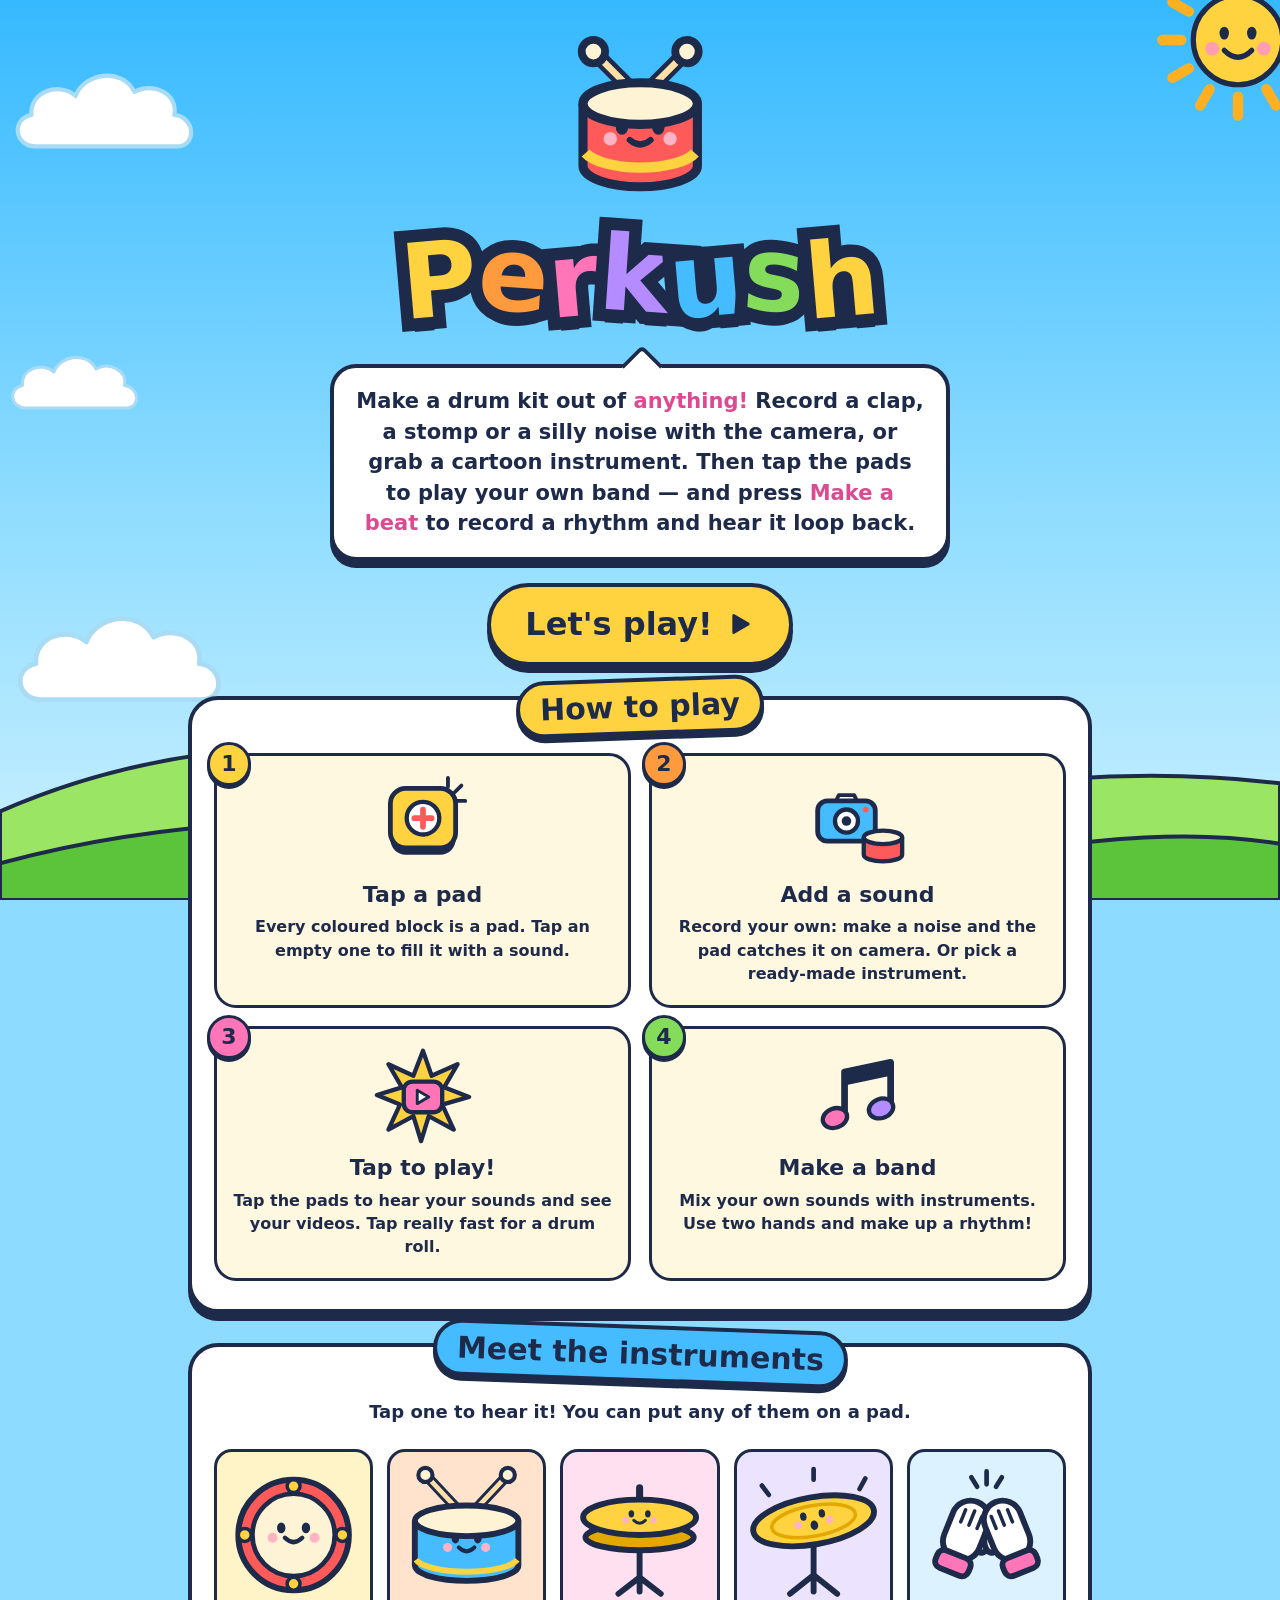
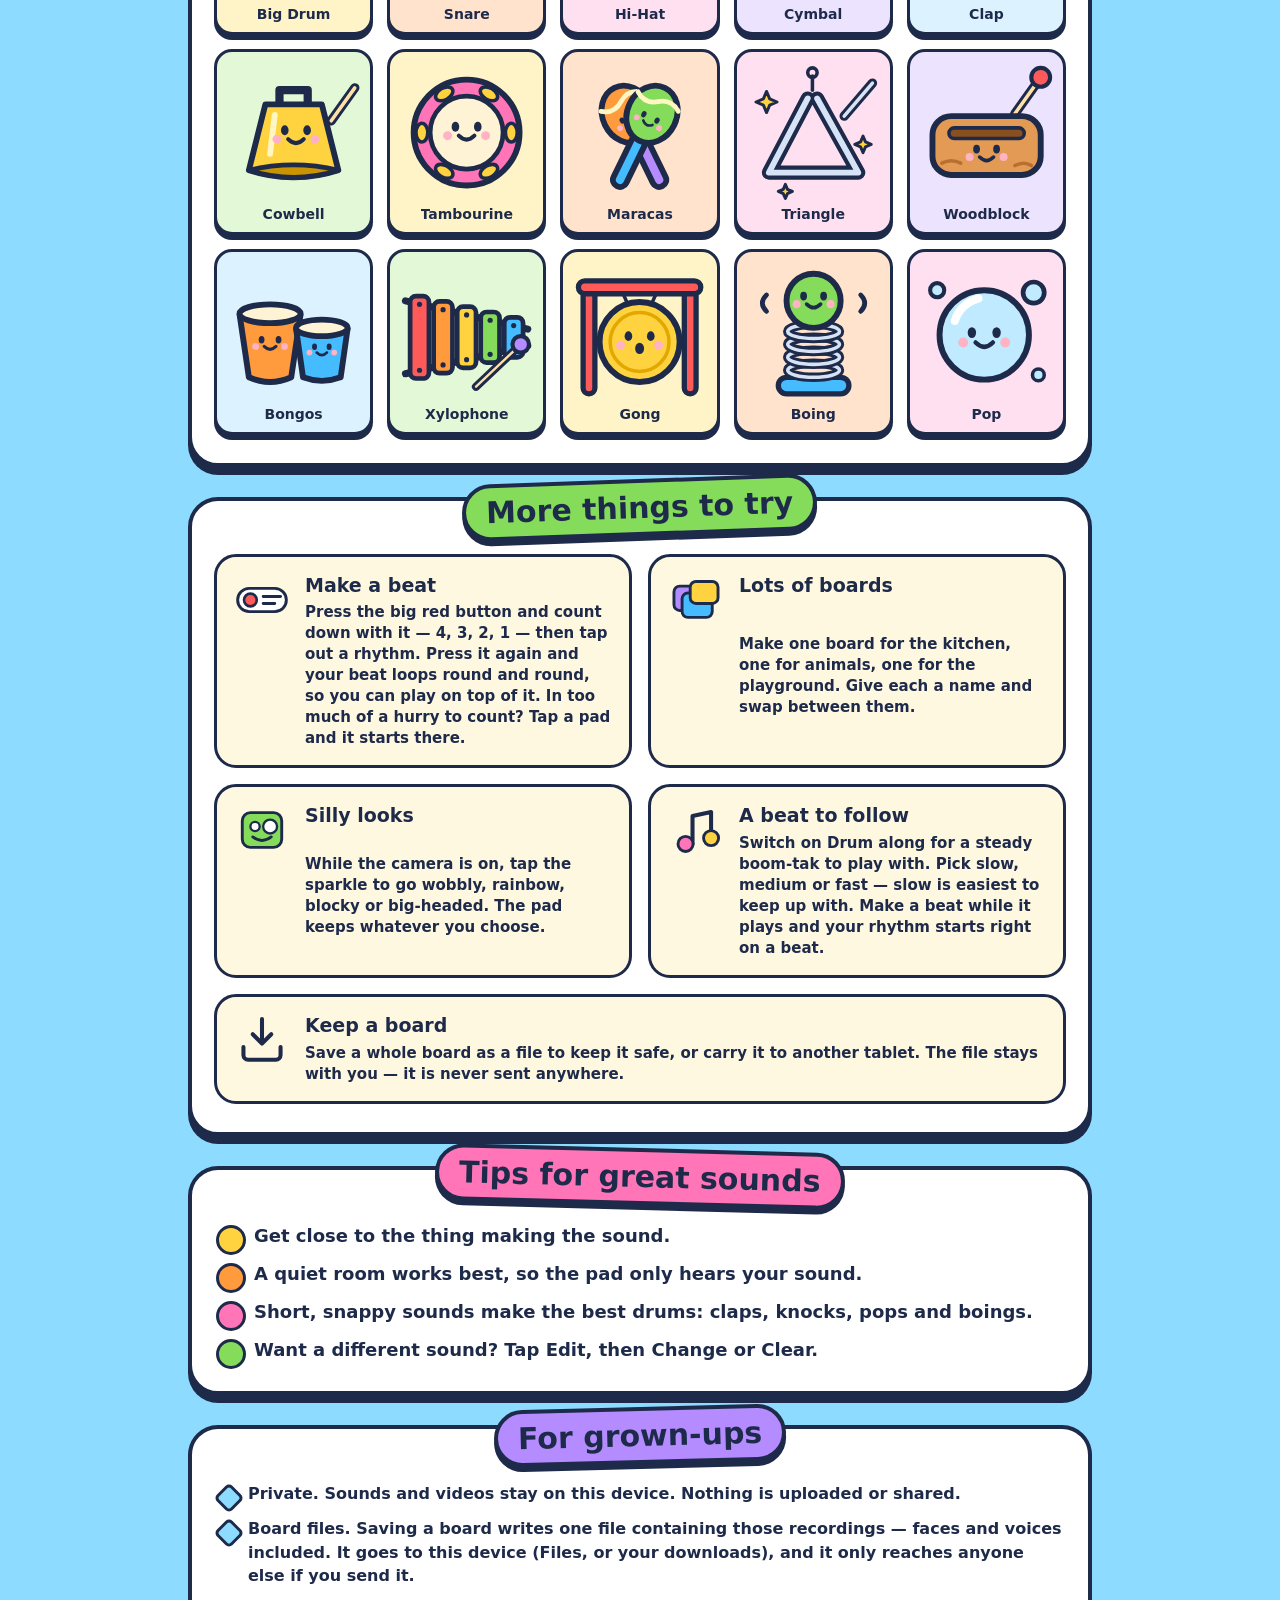
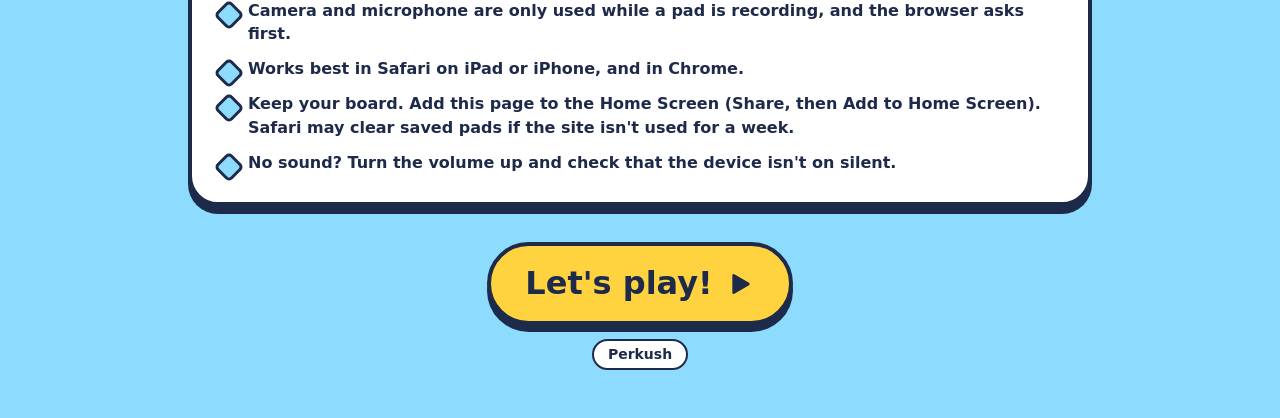
<file: index.html>
<!doctype html>
<html lang="en">
<head>
  <meta charset="utf-8">
  <meta name="viewport" content="width=device-width, initial-scale=1, viewport-fit=cover">
  <meta name="theme-color" content="#36b9ff">
  <meta name="description" content="Perkush: make a drum kit out of anything! Record short video sounds with your camera or pick cartoon instruments, then tap the pads to play.">
  <title>Perkush</title>
  <link rel="icon" href="data:,">
  <link rel="stylesheet" href="base.css">
  <link rel="stylesheet" href="home.css">
  <script type="module" src="js/home.js"></script>
</head>
<body class="home">
  <div class="scene" aria-hidden="true">
    <svg class="sun" viewBox="0 0 200 200">
      <g class="rays" stroke="#ffb020" stroke-width="12" stroke-linecap="round">
        <line x1="100" y1="12" x2="100" y2="34"/>
        <line x1="100" y1="12" x2="100" y2="34" transform="rotate(30 100 100)"/>
        <line x1="100" y1="12" x2="100" y2="34" transform="rotate(60 100 100)"/>
        <line x1="100" y1="12" x2="100" y2="34" transform="rotate(90 100 100)"/>
        <line x1="100" y1="12" x2="100" y2="34" transform="rotate(120 100 100)"/>
        <line x1="100" y1="12" x2="100" y2="34" transform="rotate(150 100 100)"/>
        <line x1="100" y1="12" x2="100" y2="34" transform="rotate(180 100 100)"/>
        <line x1="100" y1="12" x2="100" y2="34" transform="rotate(210 100 100)"/>
        <line x1="100" y1="12" x2="100" y2="34" transform="rotate(240 100 100)"/>
        <line x1="100" y1="12" x2="100" y2="34" transform="rotate(270 100 100)"/>
        <line x1="100" y1="12" x2="100" y2="34" transform="rotate(300 100 100)"/>
        <line x1="100" y1="12" x2="100" y2="34" transform="rotate(330 100 100)"/>
      </g>
      <circle cx="100" cy="100" r="52" fill="#ffd23f" stroke="#1e2a4a" stroke-width="6"/>
      <ellipse cx="84" cy="92" rx="5.5" ry="7.5" fill="#1e2a4a"/>
      <ellipse cx="116" cy="92" rx="5.5" ry="7.5" fill="#1e2a4a"/>
      <circle cx="70" cy="110" r="8" fill="#ff9db3"/>
      <circle cx="130" cy="110" r="8" fill="#ff9db3"/>
      <path d="M84 112 Q100 128 116 112" fill="none" stroke="#1e2a4a" stroke-width="6" stroke-linecap="round"/>
    </svg>

    <svg class="cloud c1" viewBox="0 0 200 100"><path d="M34 88C14 88 10 62 30 58C28 36 56 26 72 40C80 18 116 12 128 36C146 26 170 38 166 58C186 60 188 88 168 88Z"/></svg>
    <svg class="cloud c2" viewBox="0 0 200 100"><path d="M34 88C14 88 10 62 30 58C28 36 56 26 72 40C80 18 116 12 128 36C146 26 170 38 166 58C186 60 188 88 168 88Z"/></svg>
    <svg class="cloud c3" viewBox="0 0 200 100"><path d="M34 88C14 88 10 62 30 58C28 36 56 26 72 40C80 18 116 12 128 36C146 26 170 38 166 58C186 60 188 88 168 88Z"/></svg>

    <svg class="hills" viewBox="0 0 1000 200" preserveAspectRatio="none">
      <path d="M0 118C150 40 330 40 480 108C600 162 760 58 1000 92V200H0Z" fill="#9be564" stroke="#1e2a4a" stroke-width="4" vector-effect="non-scaling-stroke"/>
      <path d="M0 166C180 108 360 124 520 158C700 198 850 118 1000 148V200H0Z" fill="#5cc43a" stroke="#1e2a4a" stroke-width="4" vector-effect="non-scaling-stroke"/>
    </svg>
  </div>

  <main class="home-main">
    <header class="hero">
      <h1 class="title hero-title">
        <svg class="mascot" viewBox="0 0 64 64" aria-hidden="true">
          <g stroke-linecap="round">
            <path d="M14 6L29 21M50 6L35 21" stroke="#1e2a4a" stroke-width="6"/>
            <path d="M14 6L29 21M50 6L35 21" stroke="#ffe0a8" stroke-width="2.5"/>
          </g>
          <circle cx="14" cy="6" r="4.5" fill="#fff3d6" stroke="#1e2a4a" stroke-width="3"/>
          <circle cx="50" cy="6" r="4.5" fill="#fff3d6" stroke="#1e2a4a" stroke-width="3"/>
          <path d="M10 26V50A22 8 0 0 0 54 50V26" fill="#ff5a5a" stroke="#1e2a4a" stroke-width="3.5" stroke-linejoin="round"/>
          <path d="M11 45A22 8 0 0 0 53 45" fill="none" stroke="#ffd23f" stroke-width="4"/>
          <ellipse cx="32" cy="26" rx="22" ry="8" fill="#fff3d6" stroke="#1e2a4a" stroke-width="3.5"/>
          <ellipse cx="25" cy="35" rx="2.4" ry="3" fill="#1e2a4a"/>
          <ellipse cx="39" cy="35" rx="2.4" ry="3" fill="#1e2a4a"/>
          <circle cx="20.5" cy="39.5" r="2.6" fill="#ffb3c4"/>
          <circle cx="43.5" cy="39.5" r="2.6" fill="#ffb3c4"/>
          <path d="M28 40Q32 43.5 36 40" fill="none" stroke="#1e2a4a" stroke-width="2.4" stroke-linecap="round"/>
        </svg>
        <span class="sr-only">Perkush</span>
        <span class="letters" aria-hidden="true">
          <span class="word"><b data-l="P" style="--c:#ffd23f">P</b><b data-l="e" style="--c:#ff9a3d">e</b><b data-l="r" style="--c:#ff75b8">r</b><b data-l="k" style="--c:#b48cff">k</b><b data-l="u" style="--c:#45bcff">u</b><b data-l="s" style="--c:#84dc5a">s</b><b data-l="h" style="--c:#ffd23f">h</b></span>
        </span>
      </h1>
      <p class="bubble">Make a drum kit out of <em>anything!</em> Record a clap, a stomp or a silly noise with the camera, or grab a cartoon instrument. Then tap the pads to play your own band — and press <em>Make a beat</em> to record a rhythm and hear it loop back.</p>
      <a class="play-btn" href="play.html">Let's play!
        <svg viewBox="0 0 24 24" aria-hidden="true"><path d="M8 5.5v13l11-6.5z" fill="currentColor" stroke="currentColor" stroke-width="2" stroke-linejoin="round"/></svg>
      </a>
    </header>

    <section class="card" aria-labelledby="how-title">
      <h2 class="sticker" id="how-title"><span>How to play</span></h2>
      <ol class="steps">
        <li class="step">
          <span class="step-num" style="--c:#ffd23f">1</span>
          <svg class="step-icon" viewBox="0 0 100 100" aria-hidden="true">
            <rect x="16" y="22" width="68" height="62" rx="16" fill="#1e2a4a"/>
            <rect x="16" y="15" width="68" height="62" rx="16" fill="#ffd23f" stroke="#1e2a4a" stroke-width="5"/>
            <circle cx="50" cy="46" r="17" fill="#fff" stroke="#1e2a4a" stroke-width="4.5"/>
            <path d="M50 37v18M41 46h18" stroke="#ff5a5a" stroke-width="6" stroke-linecap="round"/>
            <path d="M90 12l-7 7M94 28h-9M76 4v9" stroke="#1e2a4a" stroke-width="4" stroke-linecap="round"/>
          </svg>
          <h3>Tap a pad</h3>
          <p>Every coloured block is a pad. Tap an empty one to fill it with a sound.</p>
        </li>
        <li class="step">
          <span class="step-num" style="--c:#ff9a3d">2</span>
          <svg class="step-icon" viewBox="0 0 100 100" aria-hidden="true">
            <path d="M26 30l4-8h16l4 8" fill="#fff" stroke="#1e2a4a" stroke-width="4" stroke-linejoin="round"/>
            <rect x="8" y="28" width="60" height="42" rx="10" fill="#45bcff" stroke="#1e2a4a" stroke-width="5"/>
            <circle cx="38" cy="49" r="12" fill="#fff" stroke="#1e2a4a" stroke-width="4.5"/>
            <circle cx="38" cy="49" r="5" fill="#1e2a4a"/>
            <circle cx="58" cy="37" r="3" fill="#ff5a5a"/>
            <path d="M56 66V84A20 7 0 0 0 96 84V66" fill="#ff5a5a" stroke="#1e2a4a" stroke-width="4.5" stroke-linejoin="round"/>
            <ellipse cx="76" cy="66" rx="20" ry="7" fill="#fff3d6" stroke="#1e2a4a" stroke-width="4.5"/>
          </svg>
          <h3>Add a sound</h3>
          <p>Record your own: make a noise and the pad catches it on camera. Or pick a ready-made instrument.</p>
        </li>
        <li class="step">
          <span class="step-num" style="--c:#ff75b8">3</span>
          <svg class="step-icon" viewBox="0 0 100 100" aria-hidden="true">
            <path d="M50 4L59 30L86 18L72 42L98 52L70 60L82 86L56 72L48 98L40 72L14 86L26 60L2 50L28 42L14 18L40 30Z" fill="#ffd23f" stroke="#1e2a4a" stroke-width="4.5" stroke-linejoin="round"/>
            <rect x="30" y="36" width="40" height="32" rx="9" fill="#ff75b8" stroke="#1e2a4a" stroke-width="4.5"/>
            <path d="M44 45v14l12-7z" fill="#fff" stroke="#1e2a4a" stroke-width="3" stroke-linejoin="round"/>
          </svg>
          <h3>Tap to play!</h3>
          <p>Tap the pads to hear your sounds and see your videos. Tap really fast for a drum roll.</p>
        </li>
        <li class="step">
          <span class="step-num" style="--c:#84dc5a">4</span>
          <svg class="step-icon" viewBox="0 0 100 100" aria-hidden="true">
            <path d="M36 72V26L84 16V62" fill="none" stroke="#1e2a4a" stroke-width="7" stroke-linecap="round" stroke-linejoin="round"/>
            <path d="M36 26L84 16V30L36 40Z" fill="#1e2a4a"/>
            <ellipse cx="26" cy="74" rx="13" ry="10" transform="rotate(-20 26 74)" fill="#ff75b8" stroke="#1e2a4a" stroke-width="4.5"/>
            <ellipse cx="74" cy="64" rx="13" ry="10" transform="rotate(-20 74 64)" fill="#b48cff" stroke="#1e2a4a" stroke-width="4.5"/>
          </svg>
          <h3>Make a band</h3>
          <p>Mix your own sounds with instruments. Use two hands and make up a rhythm!</p>
        </li>
      </ol>
    </section>

    <section class="card" aria-labelledby="inst-title">
      <h2 class="sticker" id="inst-title"><span>Meet the instruments</span></h2>
      <p class="lead">Tap one to hear it! You can put any of them on a pad.</p>
      <div class="showcase" id="showcase"></div>
    </section>

    <section class="card" aria-labelledby="more-title">
      <h2 class="sticker" id="more-title"><span>More things to try</span></h2>
      <ul class="tricks">
        <li class="trick">
          <svg class="trick-icon" viewBox="0 0 100 100" aria-hidden="true">
            <rect x="8" y="30" width="84" height="40" rx="20" fill="#fff" stroke="#1e2a4a" stroke-width="5"/>
            <circle cx="30" cy="50" r="11" fill="#ff5a5a" stroke="#1e2a4a" stroke-width="4.5"/>
            <path d="M52 44h30M52 56h20" stroke="#1e2a4a" stroke-width="5" stroke-linecap="round"/>
          </svg>
          <h3>Make a beat</h3>
          <p>Press the big red button and count down with it — 4, 3, 2, 1 — then tap out a rhythm. Press it again and your beat loops round and round, so you can play on top of it. In too much of a hurry to count? Tap a pad and it starts there.</p>
        </li>
        <li class="trick">
          <svg class="trick-icon" viewBox="0 0 100 100" aria-hidden="true">
            <rect x="12" y="26" width="52" height="42" rx="10" fill="#b48cff" stroke="#1e2a4a" stroke-width="5"/>
            <rect x="26" y="38" width="52" height="42" rx="10" fill="#45bcff" stroke="#1e2a4a" stroke-width="5"/>
            <rect x="40" y="18" width="48" height="38" rx="10" fill="#ffd23f" stroke="#1e2a4a" stroke-width="5"/>
          </svg>
          <h3>Lots of boards</h3>
          <p>Make one board for the kitchen, one for animals, one for the playground. Give each a name and swap between them.</p>
        </li>
        <li class="trick">
          <svg class="trick-icon" viewBox="0 0 100 100" aria-hidden="true">
            <rect x="16" y="20" width="68" height="60" rx="14" fill="#84dc5a" stroke="#1e2a4a" stroke-width="5"/>
            <circle cx="38" cy="44" r="8" fill="#fff" stroke="#1e2a4a" stroke-width="4"/>
            <circle cx="64" cy="44" r="12" fill="#fff" stroke="#1e2a4a" stroke-width="4"/>
            <path d="M34 62q16 12 32 0" fill="none" stroke="#1e2a4a" stroke-width="5" stroke-linecap="round"/>
          </svg>
          <h3>Silly looks</h3>
          <p>While the camera is on, tap the sparkle to go wobbly, rainbow, blocky or big-headed. The pad keeps whatever you choose.</p>
        </li>
        <li class="trick">
          <svg class="trick-icon" viewBox="0 0 100 100" aria-hidden="true">
            <path d="M44 74V26l32-7v42" fill="none" stroke="#1e2a4a" stroke-width="7" stroke-linecap="round" stroke-linejoin="round"/>
            <circle cx="32" cy="74" r="13" fill="#ff75b8" stroke="#1e2a4a" stroke-width="5"/>
            <circle cx="76" cy="64" r="13" fill="#ffd23f" stroke="#1e2a4a" stroke-width="5"/>
          </svg>
          <h3>A beat to follow</h3>
          <p>Switch on <b>Drum along</b> for a steady boom-tak to play with. Pick slow, medium or fast — slow is easiest to keep up with. Make a beat while it plays and your rhythm starts right on a beat.</p>
        </li>
        <li class="trick">
          <svg class="trick-icon" viewBox="0 0 100 100" aria-hidden="true">
            <path d="M50 14v38M34 40l16 16 16-16" fill="none" stroke="#1e2a4a" stroke-width="7" stroke-linecap="round" stroke-linejoin="round"/>
            <path d="M18 62v14a8 8 0 0 0 8 8h48a8 8 0 0 0 8-8V62" fill="none" stroke="#1e2a4a" stroke-width="7" stroke-linecap="round"/>
          </svg>
          <h3>Keep a board</h3>
          <p>Save a whole board as a file to keep it safe, or carry it to another tablet. The file stays with you — it is never sent anywhere.</p>
        </li>
      </ul>
    </section>

    <section class="card" aria-labelledby="tips-title">
      <h2 class="sticker" id="tips-title"><span>Tips for great sounds</span></h2>
      <ul class="tips">
        <li>Get close to the thing making the sound.</li>
        <li>A quiet room works best, so the pad only hears your sound.</li>
        <li>Short, snappy sounds make the best drums: claps, knocks, pops and boings.</li>
        <li>Want a different sound? Tap <b>Edit</b>, then <b>Change</b> or <b>Clear</b>.</li>
      </ul>
    </section>

    <section class="card grownups" aria-labelledby="adults-title">
      <h2 class="sticker" id="adults-title"><span>For grown-ups</span></h2>
      <ul class="facts">
        <li><b>Private.</b> Sounds and videos stay on this device. Nothing is uploaded or shared.</li>
        <li><b>Board files.</b> Saving a board writes one file containing those recordings — faces and voices included. It goes to this device (Files, or your downloads), and it only reaches anyone else if you send it.</li>
        <li><b>Camera and microphone</b> are only used while a pad is recording, and the browser asks first.</li>
        <li><b>Works best</b> in Safari on iPad or iPhone, and in Chrome.</li>
        <li><b>Keep your board.</b> Add this page to the Home Screen (Share, then Add to Home Screen). Safari may clear saved pads if the site isn't used for a week.</li>
        <li><b>No sound?</b> Turn the volume up and check that the device isn't on silent.</li>
      </ul>
    </section>

    <footer class="home-footer">
      <a class="play-btn" href="play.html">Let's play!
        <svg viewBox="0 0 24 24" aria-hidden="true"><path d="M8 5.5v13l11-6.5z" fill="currentColor" stroke="currentColor" stroke-width="2" stroke-linejoin="round"/></svg>
      </a>
      <p>Perkush</p>
    </footer>
  </main>
</body>
</html>
</file>
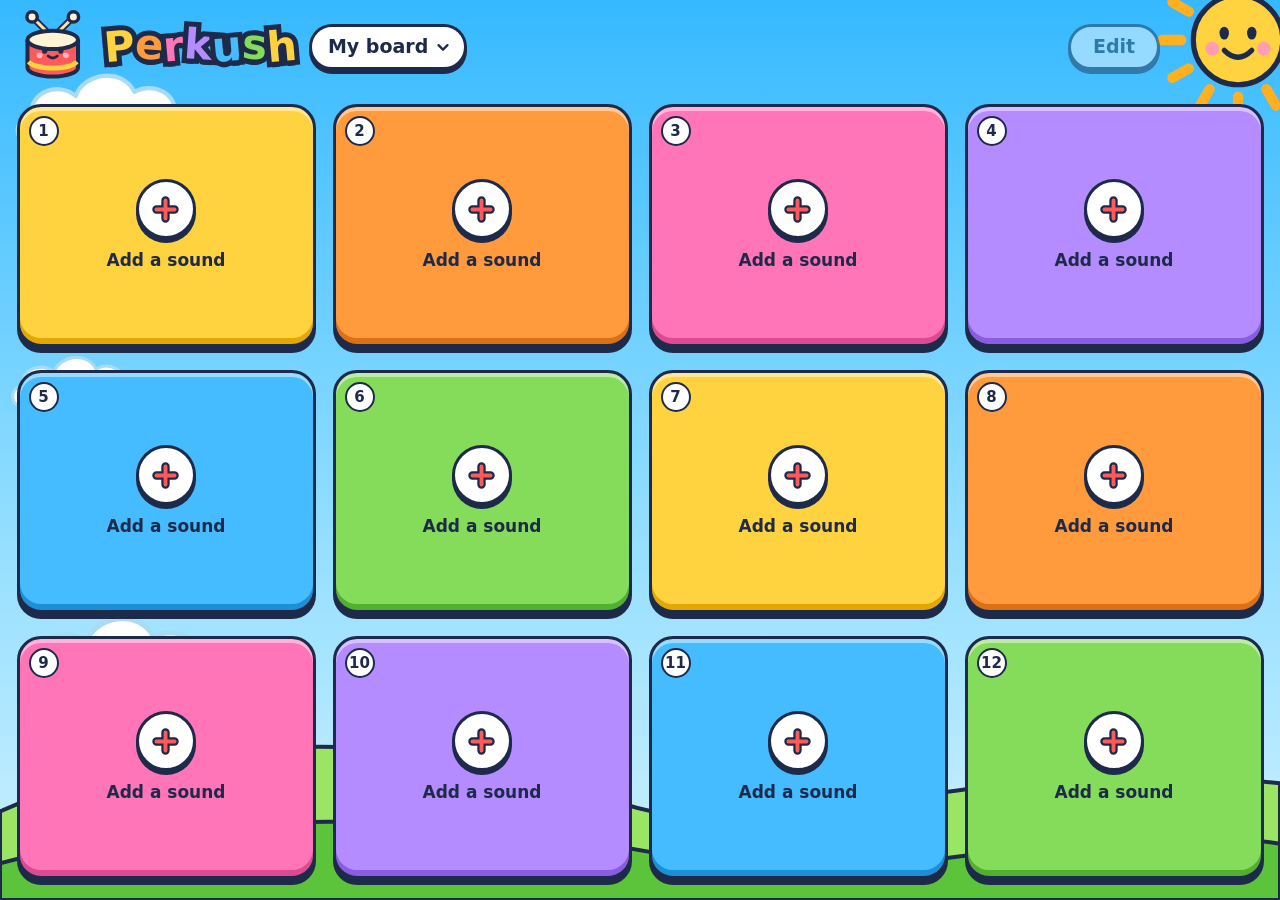
<file: play.html>
<!doctype html>
<html lang="en">
<head>
  <meta charset="utf-8">
  <meta name="viewport" content="width=device-width, initial-scale=1, maximum-scale=1, user-scalable=no, viewport-fit=cover">
  <meta name="theme-color" content="#36b9ff">
  <title>Play · Perkush</title>
  <link rel="icon" href="data:,">
  <link rel="stylesheet" href="base.css">
  <link rel="stylesheet" href="board.css">
  <script type="module" src="js/main.js"></script>
</head>
<body class="board">
  <div class="scene" aria-hidden="true">
    <svg class="sun" viewBox="0 0 200 200">
      <g class="rays" stroke="#ffb020" stroke-width="12" stroke-linecap="round">
        <line x1="100" y1="12" x2="100" y2="34"/>
        <line x1="100" y1="12" x2="100" y2="34" transform="rotate(30 100 100)"/>
        <line x1="100" y1="12" x2="100" y2="34" transform="rotate(60 100 100)"/>
        <line x1="100" y1="12" x2="100" y2="34" transform="rotate(90 100 100)"/>
        <line x1="100" y1="12" x2="100" y2="34" transform="rotate(120 100 100)"/>
        <line x1="100" y1="12" x2="100" y2="34" transform="rotate(150 100 100)"/>
        <line x1="100" y1="12" x2="100" y2="34" transform="rotate(180 100 100)"/>
        <line x1="100" y1="12" x2="100" y2="34" transform="rotate(210 100 100)"/>
        <line x1="100" y1="12" x2="100" y2="34" transform="rotate(240 100 100)"/>
        <line x1="100" y1="12" x2="100" y2="34" transform="rotate(270 100 100)"/>
        <line x1="100" y1="12" x2="100" y2="34" transform="rotate(300 100 100)"/>
        <line x1="100" y1="12" x2="100" y2="34" transform="rotate(330 100 100)"/>
      </g>
      <circle cx="100" cy="100" r="52" fill="#ffd23f" stroke="#1e2a4a" stroke-width="6"/>
      <ellipse cx="84" cy="92" rx="5.5" ry="7.5" fill="#1e2a4a"/>
      <ellipse cx="116" cy="92" rx="5.5" ry="7.5" fill="#1e2a4a"/>
      <circle cx="70" cy="110" r="8" fill="#ff9db3"/>
      <circle cx="130" cy="110" r="8" fill="#ff9db3"/>
      <path d="M84 112 Q100 128 116 112" fill="none" stroke="#1e2a4a" stroke-width="6" stroke-linecap="round"/>
    </svg>

    <svg class="cloud c1" viewBox="0 0 200 100"><path d="M34 88C14 88 10 62 30 58C28 36 56 26 72 40C80 18 116 12 128 36C146 26 170 38 166 58C186 60 188 88 168 88Z"/></svg>
    <svg class="cloud c2" viewBox="0 0 200 100"><path d="M34 88C14 88 10 62 30 58C28 36 56 26 72 40C80 18 116 12 128 36C146 26 170 38 166 58C186 60 188 88 168 88Z"/></svg>
    <svg class="cloud c3" viewBox="0 0 200 100"><path d="M34 88C14 88 10 62 30 58C28 36 56 26 72 40C80 18 116 12 128 36C146 26 170 38 166 58C186 60 188 88 168 88Z"/></svg>

    <svg class="hills" viewBox="0 0 1000 200" preserveAspectRatio="none">
      <path d="M0 118C150 40 330 40 480 108C600 162 760 58 1000 92V200H0Z" fill="#9be564" stroke="#1e2a4a" stroke-width="4" vector-effect="non-scaling-stroke"/>
      <path d="M0 166C180 108 360 124 520 158C700 198 850 118 1000 148V200H0Z" fill="#5cc43a" stroke="#1e2a4a" stroke-width="4" vector-effect="non-scaling-stroke"/>
    </svg>
  </div>

  <div id="app">
    <header class="topbar">
      <a class="home-link" href="./" aria-label="Perkush: back to the front page">
        <h1 class="title">
          <svg class="mascot" viewBox="0 0 64 64" aria-hidden="true">
            <g stroke-linecap="round">
              <path d="M14 6L29 21M50 6L35 21" stroke="#1e2a4a" stroke-width="6"/>
              <path d="M14 6L29 21M50 6L35 21" stroke="#ffe0a8" stroke-width="2.5"/>
            </g>
            <circle cx="14" cy="6" r="4.5" fill="#fff3d6" stroke="#1e2a4a" stroke-width="3"/>
            <circle cx="50" cy="6" r="4.5" fill="#fff3d6" stroke="#1e2a4a" stroke-width="3"/>
            <path d="M10 26V50A22 8 0 0 0 54 50V26" fill="#ff5a5a" stroke="#1e2a4a" stroke-width="3.5" stroke-linejoin="round"/>
            <path d="M11 45A22 8 0 0 0 53 45" fill="none" stroke="#ffd23f" stroke-width="4"/>
            <ellipse cx="32" cy="26" rx="22" ry="8" fill="#fff3d6" stroke="#1e2a4a" stroke-width="3.5"/>
            <ellipse cx="25" cy="35" rx="2.4" ry="3" fill="#1e2a4a"/>
            <ellipse cx="39" cy="35" rx="2.4" ry="3" fill="#1e2a4a"/>
            <circle cx="20.5" cy="39.5" r="2.6" fill="#ffb3c4"/>
            <circle cx="43.5" cy="39.5" r="2.6" fill="#ffb3c4"/>
            <path d="M28 40Q32 43.5 36 40" fill="none" stroke="#1e2a4a" stroke-width="2.4" stroke-linecap="round"/>
          </svg>
          <span class="sr-only">Perkush</span>
          <span class="letters" aria-hidden="true">
            <span class="word"><b data-l="P" style="--c:#ffd23f">P</b><b data-l="e" style="--c:#ff9a3d">e</b><b data-l="r" style="--c:#ff75b8">r</b><b data-l="k" style="--c:#b48cff">k</b><b data-l="u" style="--c:#45bcff">u</b><b data-l="s" style="--c:#84dc5a">s</b><b data-l="h" style="--c:#ffd23f">h</b></span>
          </span>
        </h1>
      </a>
      <button type="button" class="pill board-pill" id="boards" aria-haspopup="dialog" aria-label="Board. Tap to switch boards.">
        <span class="board-name" id="board-name">My board</span>
        <svg class="chev" viewBox="0 0 24 24" aria-hidden="true"><path d="M6 9.5l6 6 6-6" fill="none" stroke="currentColor" stroke-width="3" stroke-linecap="round" stroke-linejoin="round"/></svg>
      </button>
      <p class="hint sr-only" id="hint"></p>
      <button type="button" class="pill" id="edit" aria-pressed="false" disabled>Edit</button>
    </header>

    <div class="bar-wrap">
    <div class="beatbar" id="beatbar" hidden>
      <button type="button" class="bb rec" id="rec" aria-pressed="false" aria-label="Make a beat: record what you play">
        <span class="rec-dot" aria-hidden="true"></span><span class="bb-text">Make a beat</span>
      </button>
      <button type="button" class="bb loop" id="loopbtn" data-mode="play" hidden>
        <svg class="bb-i play-i" viewBox="0 0 24 24" aria-hidden="true"><path d="M7.5 4.5l12 7.5-12 7.5z" fill="currentColor"/></svg>
        <svg class="bb-i stop-i" viewBox="0 0 24 24" aria-hidden="true"><rect x="5.5" y="5.5" width="13" height="13" rx="2.5" fill="currentColor"/></svg>
        <span class="bb-text">Play</span>
      </button>
      <button type="button" class="bb wipe" id="wipe" hidden aria-label="Throw the beat away">
        <svg viewBox="0 0 24 24" aria-hidden="true" fill="none" stroke="currentColor" stroke-width="2.6" stroke-linecap="round" stroke-linejoin="round"><path d="M4 7h16M9.5 7V4.5h5V7M6.5 7l1 13h9l1-13"/></svg>
        <span class="bb-text">Clear</span>
      </button>
      <span class="bb-hint" id="bb-hint" aria-hidden="true"></span>
      <button type="button" class="bb beat" id="beat" aria-pressed="false" aria-label="Drum along: play a steady beat to follow">
        <svg viewBox="0 0 24 24" aria-hidden="true" fill="currentColor"><path d="M10.5 3.5l8-1.6v3.3l-6 1.2v9.3a3.5 3.5 0 1 1-2-3.2z"/></svg>
        <span class="bb-text">Drum along</span>
      </button>
      <div class="beat-dots" id="dots" hidden aria-hidden="true"><i></i><i></i><i></i><i></i></div>
      <button type="button" class="bb speed" id="speed"><span class="s-long">Medium</span><span class="s-short">Med</span></button>
      <div class="bb-line" aria-hidden="true"><div id="bb-fill"></div></div>
    </div>
    <p class="coach" id="coach" aria-hidden="true" hidden>Tap me to make a beat!</p>
    </div>

    <main id="stage">
      <div id="board" role="group" aria-label="Drum pads"></div>
    </main>
    <div id="toast" class="toast" role="status" aria-live="polite"></div>
  </div>
</body>
</html>
</file>
<file: base.css>
/* Shared look for every page: colours, scenery, title, buttons and instrument tiles. */

:root {
  color-scheme: light;
  --ink: #1e2a4a;
  --sky-1: #36b9ff;
  --sky-2: #8ddcff;
  --sky-3: #cdf1ff;
  --white: #fff;
  --cream: #fff8e1;
  --yellow: #ffd23f;
  --yellow-d: #e2a800;
  --orange: #ff9a3d;
  --orange-d: #dc7016;
  --pink: #ff75b8;
  --pink-d: #de4a92;
  --purple: #b48cff;
  --purple-d: #8a5ce0;
  --blue: #45bcff;
  --blue-d: #1c8fd6;
  --green: #84dc5a;
  --green-d: #52b030;
  --red: #ff5a5a;
  --red-d: #d93a3a;
  --coral: #ff7a7a;
  --font: ui-rounded, "SF Pro Rounded", "Arial Rounded MT Bold", "Nunito", "Varela Round", "Trebuchet MS", system-ui, sans-serif;
  --outline-2: 2px 0 0 var(--ink), -2px 0 0 var(--ink), 0 2px 0 var(--ink), 0 -2px 0 var(--ink),
    2px 2px 0 var(--ink), -2px 2px 0 var(--ink), 2px -2px 0 var(--ink), -2px -2px 0 var(--ink);
}

* { box-sizing: border-box; }

html,
body {
  margin: 0;
  background: var(--sky-2);
  color: var(--ink);
}

body {
  font: 700 16px/1.35 var(--font);
  -webkit-text-size-adjust: 100%;
  -webkit-tap-highlight-color: transparent;
}

button {
  font: inherit;
  color: inherit;
}

.sr-only {
  position: absolute;
  width: 1px;
  height: 1px;
  overflow: hidden;
  clip: rect(0 0 0 0);
  white-space: nowrap;
}

/* ---- scenery ---- */

.scene {
  position: fixed;
  inset: 0;
  overflow: hidden;
  pointer-events: none;
  background: linear-gradient(180deg, var(--sky-1) 0%, var(--sky-2) 55%, var(--sky-3) 100%);
}

.sun {
  position: absolute;
  top: -46px;
  right: -44px;
  width: 172px;
  height: 172px;
}

.sun .rays {
  transform-origin: 100px 100px;
  animation: spin 60s linear infinite;
}

.cloud {
  position: absolute;
  left: 0;
  width: 190px;
  fill: #fff;
  stroke: #a9dcf4;
  stroke-width: 4;
  stroke-linejoin: round;
  animation: drift linear infinite;
}

.cloud.c1 { top: 6%; width: 210px; animation-duration: 100s; animation-delay: -30s; }
.cloud.c2 { top: 38%; width: 150px; animation-duration: 130s; animation-delay: -95s; }
.cloud.c3 { top: 66%; width: 240px; animation-duration: 150s; animation-delay: -40s; }

.hills {
  position: absolute;
  left: 0;
  bottom: 0;
  display: block;
  width: 100%;
  height: clamp(110px, 24vh, 240px);
}

@keyframes spin {
  to { transform: rotate(360deg); }
}

@keyframes drift {
  from { transform: translateX(-280px); }
  to { transform: translateX(calc(100vw + 40px)); }
}

/* ---- title: rainbow letters with a thick cartoon outline ---- */

.title {
  position: relative;
  z-index: 0;
  display: flex;
  align-items: center;
  gap: 0.35em;
  margin: 0;
  font-weight: 900;
  line-height: 1;
  white-space: nowrap;
}

.mascot {
  flex: none;
  width: 1.75em;
  height: 1.75em;
  overflow: visible;
}

.letters {
  display: flex;
  gap: 0.3em;
}

.word {
  display: flex;
}

.word b {
  position: relative;
  display: inline-block;
  color: var(--c);
  font-weight: 900;
}

.word b::before {
  content: attr(data-l);
  position: absolute;
  left: 0;
  top: 0;
  z-index: -1;
  color: var(--ink);
  -webkit-text-stroke: 0.24em var(--ink);
  text-shadow: 0 0.13em 0 var(--ink);
}

.word b:nth-child(odd) { transform: rotate(-5deg); }
.word b:nth-child(even) { transform: rotate(4deg) translateY(-0.05em); }

/* ---- buttons ---- */

.pill {
  appearance: none;
  -webkit-appearance: none;
  flex: none;
  height: 46px;
  min-width: 92px;
  padding: 0 20px;
  border: 3px solid var(--ink);
  border-radius: 999px;
  background: var(--white);
  box-shadow: 0 4px 0 var(--ink);
  color: var(--ink);
  font-size: 19px;
  font-weight: 900;
  cursor: pointer;
  transition: transform 0.06s, box-shadow 0.06s;
}

.pill:active:not(:disabled) {
  transform: translateY(3px);
  box-shadow: 0 1px 0 var(--ink);
}

.pill[aria-pressed="true"] {
  background: var(--green);
}

.pill:disabled {
  opacity: 0.45;
  cursor: default;
}

.btn {
  appearance: none;
  -webkit-appearance: none;
  display: inline-flex;
  align-items: center;
  justify-content: center;
  gap: 6px;
  width: min(88%, 190px);
  height: 46px;
  padding: 0 10px;
  border: 3px solid var(--ink);
  border-radius: 15px;
  background: var(--white);
  box-shadow: 0 4px 0 var(--ink);
  color: var(--ink);
  font-size: 16px;
  font-weight: 900;
  line-height: 1.1;
  white-space: nowrap;
  cursor: pointer;
  transition: transform 0.06s, box-shadow 0.06s;
}

.btn:active:not(:disabled) {
  transform: translateY(3px);
  box-shadow: 0 1px 0 var(--ink);
}

.btn svg {
  flex: none;
  width: 20px;
  height: 20px;
}

.round {
  appearance: none;
  -webkit-appearance: none;
  display: grid;
  place-items: center;
  width: 42px;
  height: 42px;
  padding: 0;
  border: 3px solid var(--ink);
  border-radius: 50%;
  background: var(--white);
  box-shadow: 0 3px 0 var(--ink);
  color: var(--ink);
  cursor: pointer;
}

.round svg {
  width: 20px;
  height: 20px;
}

/* ---- instrument tiles (pad picker and front page) ---- */

.inst-tile {
  --tile: #fff4c7;
  appearance: none;
  -webkit-appearance: none;
  position: relative;
  display: flex;
  flex-direction: column;
  align-items: center;
  gap: 2px;
  min-width: 0;
  padding: 10px 6px 8px;
  border: 3px solid var(--ink);
  border-radius: 18px;
  background: var(--tile);
  box-shadow: 0 5px 0 var(--ink);
  color: var(--ink);
  font-size: 14px;
  font-weight: 900;
  cursor: pointer;
  touch-action: manipulation;
  transition: transform 0.06s, box-shadow 0.06s;
}

.inst-tile:nth-child(6n + 2) { --tile: #ffe3cc; }
.inst-tile:nth-child(6n + 3) { --tile: #ffe0f0; }
.inst-tile:nth-child(6n + 4) { --tile: #ece3ff; }
.inst-tile:nth-child(6n + 5) { --tile: #dcf2ff; }
.inst-tile:nth-child(6n + 6) { --tile: #e3f8d6; }

.inst-tile:active {
  transform: translateY(4px);
  box-shadow: 0 1px 0 var(--ink);
}

.inst-tile[aria-pressed="true"] {
  background: var(--yellow);
  box-shadow: 0 5px 0 var(--ink), inset 0 0 0 3px var(--white);
}

.inst-art {
  display: block;
  width: 100%;
  aspect-ratio: 1;
  transform-origin: 50% 70%;
}

.inst-art svg {
  display: block;
  width: 100%;
  height: 100%;
  overflow: visible;
}

.inst-label {
  max-width: 100%;
  overflow: hidden;
  text-overflow: ellipsis;
  white-space: nowrap;
}

/* The comic word that pops out of an instrument when it plays. */
.pow {
  position: absolute;
  left: 50%;
  top: 2px;
  z-index: 2;
  color: var(--yellow);
  font-size: 22px;
  font-weight: 900;
  letter-spacing: 0.02em;
  white-space: nowrap;
  text-shadow: var(--outline-2), 0 3px 0 var(--ink);
  opacity: 0;
  pointer-events: none;
  transform: translate(-50%, -15%) rotate(-8deg);
}

/* ---- messages ---- */

.toast {
  position: fixed;
  left: 50%;
  bottom: max(24px, env(safe-area-inset-bottom));
  z-index: 30;
  max-width: min(560px, calc(100vw - 32px));
  padding: 12px 18px;
  border: 3px solid var(--ink);
  border-radius: 18px;
  background: var(--white);
  box-shadow: 0 5px 0 var(--ink);
  color: var(--ink);
  font-size: 15px;
  font-weight: 800;
  line-height: 1.35;
  opacity: 0;
  pointer-events: none;
  transform: translate(-50%, 20px);
  transition: opacity 0.2s, transform 0.2s;
}

.toast.show {
  opacity: 1;
  transform: translate(-50%, 0);
}

@media (max-width: 600px) {
  .sun { display: none; }
}

@media (prefers-reduced-motion: reduce) {
  .cloud,
  .sun .rays {
    animation: none;
  }
  .toast { transition: none; }
}
</file>
<file: home.css>
/* The front page. */

body.home {
  min-height: 100vh;
}

.home-main {
  position: relative;
  z-index: 1;
  display: flex;
  flex-direction: column;
  gap: 30px;
  max-width: 940px;
  margin: 0 auto;
  padding:
    max(28px, env(safe-area-inset-top))
    max(18px, env(safe-area-inset-right))
    max(48px, env(safe-area-inset-bottom))
    max(18px, env(safe-area-inset-left));
}

/* ---- hero ---- */

.hero {
  display: flex;
  flex-direction: column;
  align-items: center;
  gap: 22px;
  padding-top: 8px;
  text-align: center;
}

.hero-title {
  flex-direction: column;
  gap: 0.25em;
  font-size: clamp(50px, 13vw, 104px);
}

.hero-title .mascot {
  width: 1.6em;
  height: 1.6em;
}

.bubble {
  position: relative;
  max-width: 620px;
  margin: 10px 0 0;
  padding: 18px 22px;
  border: 4px solid var(--ink);
  border-radius: 26px;
  background: var(--white);
  box-shadow: 0 7px 0 var(--ink);
  font-size: clamp(17px, 2.6vw, 21px);
  line-height: 1.45;
}

/* speech-bubble tail pointing up at the title */
.bubble::before {
  content: "";
  position: absolute;
  left: 50%;
  top: -17px;
  width: 26px;
  height: 26px;
  margin-left: -13px;
  border-top: 4px solid var(--ink);
  border-left: 4px solid var(--ink);
  border-radius: 6px 0 0 0;
  background: var(--white);
  transform: rotate(45deg);
}

.bubble em {
  color: var(--pink-d);
  font-style: normal;
  font-weight: 900;
}

.play-btn {
  display: inline-flex;
  align-items: center;
  gap: 10px;
  padding: 16px 34px;
  border: 4px solid var(--ink);
  border-radius: 999px;
  background: var(--yellow);
  box-shadow: 0 7px 0 var(--ink);
  color: var(--ink);
  font-size: clamp(24px, 4vw, 32px);
  font-weight: 900;
  text-decoration: none;
  animation: nudge 2.6s ease-in-out infinite;
  transition: transform 0.06s, box-shadow 0.06s;
}

.play-btn svg {
  width: 1em;
  height: 1em;
}

.play-btn:active {
  transform: translateY(5px);
  box-shadow: 0 2px 0 var(--ink);
  animation: none;
}

@keyframes nudge {
  0%, 70%, 100% { transform: none; }
  78% { transform: translateY(-6px) rotate(-2deg); }
  86% { transform: translateY(0) rotate(1deg); }
}

/* ---- cards ---- */

.card {
  padding: 26px 22px 28px;
  border: 4px solid var(--ink);
  border-radius: 30px;
  background: var(--white);
  box-shadow: 0 8px 0 var(--ink);
}

.sticker {
  margin: -48px 0 18px;
  text-align: center;
  font-size: clamp(22px, 3.6vw, 30px);
  font-weight: 900;
  line-height: 1.1;
}

.sticker span {
  display: inline-block;
  padding: 8px 20px;
  border: 4px solid var(--ink);
  border-radius: 999px;
  background: var(--yellow);
  box-shadow: 0 5px 0 var(--ink);
  transform: rotate(-2deg);
}

.card:nth-of-type(2) .sticker span { background: var(--blue); transform: rotate(2deg); }
.card:nth-of-type(3) .sticker span { background: var(--green); }
.card:nth-of-type(4) .sticker span { background: var(--pink); transform: rotate(1.5deg); }
.card:nth-of-type(5) .sticker span { background: var(--purple); transform: rotate(-1.5deg); }

.lead {
  margin: 0 0 16px;
  font-size: 18px;
  text-align: center;
}

/* ---- how to play ---- */

.steps {
  display: grid;
  grid-template-columns: repeat(2, minmax(0, 1fr));
  gap: 18px;
  margin: 0;
  padding: 0;
  list-style: none;
}

.step {
  position: relative;
  display: flex;
  flex-direction: column;
  align-items: center;
  gap: 6px;
  padding: 18px 16px 20px;
  border: 3px solid var(--ink);
  border-radius: 22px;
  background: var(--cream);
  text-align: center;
}

.step-num {
  position: absolute;
  top: -14px;
  left: -10px;
  display: grid;
  place-items: center;
  width: 44px;
  height: 44px;
  border: 3px solid var(--ink);
  border-radius: 50%;
  background: var(--c);
  box-shadow: 0 3px 0 var(--ink);
  font-size: 22px;
  font-weight: 900;
}

.step-icon {
  width: 96px;
  height: 96px;
  overflow: visible;
}

.step h3 {
  margin: 4px 0 0;
  font-size: 22px;
  font-weight: 900;
}

.step p {
  margin: 0;
  font-size: 16px;
  font-weight: 700;
  line-height: 1.45;
}

/* ---- more things to try ---- */

.tricks {
  display: grid;
  grid-template-columns: repeat(2, minmax(0, 1fr));
  gap: 16px;
  margin: 0;
  padding: 0;
  list-style: none;
}

/* picture on the left, heading and words stacked beside it */
.trick {
  display: grid;
  grid-template-columns: 58px minmax(0, 1fr);
  align-items: start;
  column-gap: 14px;
  padding: 14px 16px 16px;
  border: 3px solid var(--ink);
  border-radius: 22px;
  background: var(--cream);
}

.trick-icon {
  grid-row: span 2;
}

/* the fifth one has the row to itself */
.trick:last-child {
  grid-column: 1 / -1;
}

.trick-icon {
  width: 58px;
  height: 58px;
  overflow: visible;
}

.trick h3 {
  margin: 2px 0 4px;
  font-size: 19px;
  font-weight: 900;
}

.trick p {
  margin: 0;
  font-size: 15px;
  font-weight: 700;
  line-height: 1.4;
}

/* ---- instruments ---- */

.showcase {
  display: grid;
  grid-template-columns: repeat(5, minmax(0, 1fr));
  gap: 14px;
  padding-top: 8px;
}

/* ---- tips and grown-ups ---- */

.tips,
.facts {
  display: flex;
  flex-direction: column;
  gap: 12px;
  margin: 0;
  padding: 0;
  list-style: none;
}

.tips li,
.facts li {
  position: relative;
  padding-left: 40px;
  font-size: 18px;
  line-height: 1.45;
}

.tips li::before {
  content: "";
  position: absolute;
  left: 2px;
  top: 2px;
  width: 24px;
  height: 24px;
  border: 3px solid var(--ink);
  border-radius: 50%;
  background: var(--yellow);
}

.tips li:nth-child(2)::before { background: var(--orange); }
.tips li:nth-child(3)::before { background: var(--pink); }
.tips li:nth-child(4)::before { background: var(--green); }

.facts li {
  padding-left: 34px;
  font-size: 16px;
  font-weight: 600;
}

.facts li::before {
  content: "";
  position: absolute;
  left: 4px;
  top: 5px;
  width: 16px;
  height: 16px;
  border: 3px solid var(--ink);
  border-radius: 5px;
  background: var(--sky-2);
  transform: rotate(45deg);
}

.facts b {
  font-weight: 900;
}

.home-footer {
  display: flex;
  flex-direction: column;
  align-items: center;
  gap: 14px;
  padding-top: 6px;
}

.home-footer p {
  margin: 0;
  padding: 4px 14px;
  border: 2.5px solid var(--ink);
  border-radius: 999px;
  background: var(--white);
  font-size: 14px;
  font-weight: 800;
}

@media (max-width: 640px) {
  .home-main { gap: 38px; }
  .steps { grid-template-columns: minmax(0, 1fr); gap: 24px; }
  .tricks { grid-template-columns: minmax(0, 1fr); gap: 12px; }
  .showcase { grid-template-columns: repeat(3, minmax(0, 1fr)); gap: 10px; }
  .inst-tile { font-size: 12px; }
  .card { padding: 26px 16px 24px; border-radius: 26px; }
  .tips li { font-size: 17px; }
}

@media (prefers-reduced-motion: reduce) {
  .play-btn { animation: none; }
}
</file>
<file: board.css>
/* The drum board page. */

body.board {
  overflow: hidden;
  overscroll-behavior: none;
  -webkit-user-select: none;
  user-select: none;
  -webkit-touch-callout: none;
  touch-action: manipulation;
}

#app {
  position: fixed;
  inset: 0;
  z-index: 1;
  display: flex;
  flex-direction: column;
  gap: 10px;
  padding:
    max(10px, env(safe-area-inset-top))
    max(16px, env(safe-area-inset-right))
    max(14px, env(safe-area-inset-bottom))
    max(16px, env(safe-area-inset-left));
}

.topbar {
  display: flex;
  align-items: center;
  gap: 12px;
  min-height: 56px;
}

.home-link {
  color: inherit;
  text-decoration: none;
  -webkit-touch-callout: none;
}

.topbar .title {
  font-size: clamp(24px, 5.6vw, 42px);
}

.topbar #edit {
  margin-left: auto;
}

/* The board you are on, and the way to the others. */
.board-pill {
  display: inline-flex;
  align-items: center;
  gap: 6px;
  min-width: 0;
  max-width: min(44vw, 260px);
  padding: 0 12px 0 16px;
}

.board-pill .board-name {
  overflow: hidden;
  text-overflow: ellipsis;
  white-space: nowrap;
}

.board-pill .chev {
  flex: none;
  width: 18px;
  height: 18px;
}

/* ---- the beat bar ---- */

.bar-wrap {
  position: relative;
  flex: none;
}

/* Points up at the red button until a child has made a beat once. Taps pass through it. */
.coach {
  position: absolute;
  top: calc(100% + 12px);
  left: 12px;
  z-index: 5;
  max-width: calc(100% - 24px);
  margin: 0;
  padding: 9px 16px 11px;
  border: 3px solid var(--ink);
  border-radius: 18px;
  background: var(--yellow);
  box-shadow: 0 5px 0 var(--ink);
  font-size: 17px;
  font-weight: 900;
  pointer-events: none;
  animation: coach-in 0.35s ease-out, coach-bob 2.8s ease-in-out 0.35s infinite;
}

.coach[hidden] {
  display: none;
}

.coach::before {
  content: "";
  position: absolute;
  left: 26px;
  top: -12px;
  width: 18px;
  height: 18px;
  border-top: 3px solid var(--ink);
  border-left: 3px solid var(--ink);
  border-radius: 5px 0 0 0;
  background: var(--yellow);
  transform: rotate(45deg);
}

@keyframes coach-in {
  from { opacity: 0; transform: translateY(-10px) scale(0.9); }
}

@keyframes coach-bob {
  0%, 60%, 100% { transform: none; }
  70% { transform: translateY(-4px); }
  80% { transform: none; }
}

.beatbar {
  position: relative;
  display: flex;
  align-items: center;
  gap: 8px;
  flex: none;
  padding: 7px 12px 10px;
  border: 3px solid var(--ink);
  border-radius: 999px;
  background: var(--white);
  box-shadow: 0 5px 0 var(--ink);
  overflow: hidden;
}

.beatbar[hidden] {
  display: none;
}

/* Says what the red button is for, in the space between the two groups. */
.bb-hint {
  flex: 1;
  min-width: 0;
  overflow: hidden;
  padding: 0 4px;
  text-align: center;
  font-size: 15px;
  font-weight: 800;
  white-space: nowrap;
  text-overflow: ellipsis;
  opacity: 0.55;
}

.bb {
  appearance: none;
  -webkit-appearance: none;
  display: inline-flex;
  align-items: center;
  justify-content: center;
  gap: 7px;
  flex: none;
  height: 42px;
  min-width: 42px;
  padding: 0 14px;
  border: 3px solid var(--ink);
  border-radius: 999px;
  background: var(--white);
  box-shadow: 0 3px 0 var(--ink);
  color: var(--ink);
  font-size: 16px;
  font-weight: 900;
  white-space: nowrap;
  cursor: pointer;
  transition: transform 0.06s, box-shadow 0.06s;
}

.bb[hidden] {
  display: none;
}

.bb:active:not(:disabled) {
  transform: translateY(2px);
  box-shadow: 0 1px 0 var(--ink);
}

.bb:disabled {
  opacity: 0.45;
  cursor: default;
}

.bb svg {
  flex: none;
  width: 20px;
  height: 20px;
}

/* The one button a child has to find: the biggest thing in the bar, and the only red one. */
.bb.rec {
  height: 50px;
  padding: 0 20px 0 14px;
  border-width: 3.5px;
  background: var(--red);
  box-shadow: 0 4px 0 var(--ink);
  font-size: 18px;
}

.rec-dot {
  flex: none;
  width: 20px;
  height: 20px;
  border: 3px solid var(--ink);
  border-radius: 50%;
  background: var(--white);
}

/* Until a child has ever made a beat, the button asks to be pressed. */
.bb.rec.nudge {
  animation: rec-nudge 3.4s ease-in-out infinite;
}

@keyframes rec-nudge {
  0%, 62%, 100% { transform: none; box-shadow: 0 4px 0 var(--ink); }
  68% { transform: translateY(-5px) rotate(-3deg); box-shadow: 0 9px 0 var(--ink); }
  74% { transform: translateY(0) rotate(2deg); box-shadow: 0 4px 0 var(--ink); }
  80% { transform: translateY(-3px); box-shadow: 0 7px 0 var(--ink); }
  86% { transform: none; box-shadow: 0 4px 0 var(--ink); }
}

/* Counting in: amber and numbered, so "get ready" never looks like "recording". */
.bb.rec.counting {
  background: var(--orange);
}

.bb.rec.counting .bb-text {
  min-width: 1.1em;
  font-size: 22px;
  text-align: center;
}

.bb.rec.on {
  animation: rec-pulse 1.1s ease-in-out infinite;
}

.bb.rec.on .rec-dot {
  border-radius: 5px;
}

@keyframes rec-pulse {
  50% { box-shadow: 0 4px 0 var(--ink), 0 0 0 9px rgba(255, 90, 90, 0.45); }
}

/* While it is recording, the whole bar goes red: there is no missing it. */
.beatbar.taking {
  background: #ffdede;
}

.bb.loop { background: var(--green); }
.bb .stop-i { display: none; }
.bb[data-mode="stop"] .play-i { display: none; }
.bb[data-mode="stop"] .stop-i { display: block; }

.bb.wipe.confirm {
  background: var(--coral);
  animation: shake 0.45s ease-in-out infinite;
}

.bb.beat.on { background: var(--yellow); }
.bb.beat.loading { animation: waiting 0.9s ease-in-out infinite; }

@keyframes waiting {
  50% { background: var(--yellow); }
}
.bb.speed { min-width: 88px; background: var(--sky-3); }
.bb.speed .s-short { display: none; }

.beat-dots {
  display: flex;
  gap: 5px;
  flex: none;
}

.beat-dots[hidden] {
  display: none;
}

.beat-dots i {
  width: 10px;
  height: 10px;
  border: 2.5px solid var(--ink);
  border-radius: 50%;
  background: var(--white);
  transition: transform 0.08s, background-color 0.08s;
}

.beat-dots i.on {
  background: var(--yellow);
  transform: scale(1.3);
}

/* How far through the loop we are. */
.bb-line {
  position: absolute;
  left: 0;
  right: 0;
  bottom: 0;
  height: 5px;
  background: rgba(30, 42, 74, 0.12);
}

.bb-line > div {
  height: 100%;
  background: var(--red);
  transform: scaleX(0);
  transform-origin: left;
}

@keyframes shake {
  25% { transform: rotate(-3deg); }
  75% { transform: rotate(3deg); }
}

#stage {
  flex: 1;
  min-height: 0;
  display: grid;
  place-items: center;
}

/* ---- pads: chunky toy blocks ---- */

#board {
  --ol: 3px;       /* outline */
  --d: 6px;        /* block depth */
  --inset: 8px;    /* coloured frame around the picture */
  --r: 24px;
  --r-in: 15px;
  display: grid;
  padding-bottom: var(--d);
}

.pad {
  --c: var(--yellow);
  --c-d: var(--yellow-d);
  --glow: 0 0 0 0 transparent;
  position: relative;
  border: var(--ol) solid var(--ink);
  border-radius: var(--r);
  background: var(--c);
  box-shadow:
    var(--glow),
    0 var(--d) 0 0 var(--ink),
    inset 0 -6px 0 var(--c-d),
    inset 0 4px 0 rgba(255, 255, 255, 0.45);
  touch-action: none;
  outline: none;
  cursor: pointer;
  transition: transform 0.07s ease-out, box-shadow 0.07s ease-out, filter 0.2s;
}

.pad:nth-child(6n + 2) { --c: var(--orange); --c-d: var(--orange-d); }
.pad:nth-child(6n + 3) { --c: var(--pink); --c-d: var(--pink-d); }
.pad:nth-child(6n + 4) { --c: var(--purple); --c-d: var(--purple-d); }
.pad:nth-child(6n + 5) { --c: var(--blue); --c-d: var(--blue-d); }
.pad:nth-child(6n + 6) { --c: var(--green); --c-d: var(--green-d); }

.pad.pressed {
  transform: translateY(calc(var(--d) - 1px));
  box-shadow:
    var(--glow),
    0 1px 0 0 var(--ink),
    inset 0 -3px 0 var(--c-d),
    inset 0 3px 0 rgba(255, 255, 255, 0.35);
}

.pad.playing { --glow: 0 0 0 5px var(--white); }
.pad:focus-visible { --glow: 0 0 0 4px var(--white), 0 0 0 7px var(--ink); }

.face,
.flash,
.inst-face,
.capture,
.edit-face {
  position: absolute;
  inset: var(--inset);
  border-radius: var(--r-in);
}

.face {
  display: block;
  width: calc(100% - 2 * var(--inset));
  height: calc(100% - 2 * var(--inset));
  background: var(--ink);
  box-shadow: 0 0 0 2.5px var(--ink);
}

.pad[data-state="empty"] .face,
.pad[data-state="loading"] .face,
.pad[data-kind="inst"] .face {
  visibility: hidden;
}

.flash {
  background: var(--white);
  opacity: 0;
  pointer-events: none;
}

/* A pad holding one of the built-in instruments. */
.inst-face {
  container-type: size;
  display: none;
  flex-direction: column;
  align-items: center;
  justify-content: center;
  gap: 0;
  padding: 4px 4px 6px;
  background: radial-gradient(circle at 50% 42%, var(--white) 0 50%, var(--cream) 100%);
  box-shadow: 0 0 0 2.5px var(--ink);
}

.pad[data-kind="inst"] .inst-face {
  display: flex;
}

.inst-face .inst-art {
  width: 64%;
  width: min(90cqw, 78cqh);
  flex: none;
}

.inst-face .inst-label {
  font-size: 17px;
  font-weight: 900;
}

.inst-face .pow {
  top: 4%;
  font-size: 26px;
}

/* empty: a big friendly "add" button */

.empty-face {
  position: absolute;
  inset: 0;
  display: none;
  flex-direction: column;
  align-items: center;
  justify-content: center;
  gap: 10px;
  padding: 8px;
  color: var(--ink);
  font-size: 17px;
  font-weight: 900;
  text-align: center;
}

.pad[data-state="empty"] .empty-face {
  display: flex;
}

.add-dot {
  width: 60px;
  height: 60px;
  border: 3px solid var(--ink);
  border-radius: 50%;
  background: var(--white) url("data:image/svg+xml,%3Csvg xmlns='http://www.w3.org/2000/svg' viewBox='0 0 24 24'%3E%3Cpath d='M12 5v14M5 12h14' stroke='%231e2a4a' stroke-width='6.5' stroke-linecap='round'/%3E%3Cpath d='M12 5v14M5 12h14' stroke='%23ff5a5a' stroke-width='3' stroke-linecap='round'/%3E%3C/svg%3E") center / 58% no-repeat;
  box-shadow: 0 4px 0 var(--ink);
}

.num {
  position: absolute;
  top: 9px;
  left: 9px;
  display: grid;
  place-items: center;
  width: 30px;
  height: 30px;
  border: 2.5px solid var(--ink);
  border-radius: 50%;
  background: var(--white);
  color: var(--ink);
  font-size: 15px;
  font-weight: 900;
  font-variant-numeric: tabular-nums;
}

.pad:not([data-state="empty"]) .num {
  display: none;
}

/* edit mode: change / clear on filled pads */

.edit-face {
  display: none;
  flex-direction: column;
  align-items: center;
  justify-content: center;
  gap: 10px;
  padding: 10px;
  background: rgba(255, 255, 255, 0.55);
}

#board.editing .pad[data-state="filled"] .edit-face {
  display: flex;
}

.btn.change { background: var(--blue); }
.btn.clear { background: var(--coral); }

.btn.clear.confirm {
  background: var(--yellow);
  animation: wiggle 0.5s ease-in-out infinite;
}

@keyframes wiggle {
  25% { transform: rotate(-3deg); }
  75% { transform: rotate(3deg); }
}

/* recording */

.capture {
  overflow: hidden;
  background: var(--ink);
  box-shadow: 0 0 0 2.5px var(--ink);
}

.capture video {
  position: absolute;
  inset: 0;
  width: 100%;
  height: 100%;
  object-fit: cover;
}

.capture video.mirror {
  transform: scaleX(-1);
}

/* The frames being kept, silly look and all, drawn over the raw camera picture. */
.capture .preview {
  position: absolute;
  inset: 0;
  display: block;
  width: 100%;
  height: 100%;
}

.cap-top {
  position: absolute;
  top: 8px;
  left: 8px;
  right: 8px;
  display: flex;
  justify-content: space-between;
  pointer-events: none;
}

.cap-top .round {
  pointer-events: auto;
}

/* Flip the camera, and change the silly look. */
.cap-tools {
  display: flex;
  flex-direction: column;
  gap: 6px;
}

.round[hidden] {
  display: none;
}

/* The name of the silly look, popped up as it changes. */
.fx-name {
  position: absolute;
  left: 50%;
  top: 36%;
  z-index: 2;
  padding: 3px 12px 5px;
  border: 3px solid var(--ink);
  border-radius: 999px;
  background: var(--yellow);
  font-size: 15px;
  font-weight: 900;
  white-space: nowrap;
  opacity: 0;
  pointer-events: none;
  transform: translate(-50%, 0);
}

.fx-name.show {
  animation: fx-pop 1.3s ease-out;
}

@keyframes fx-pop {
  0% { opacity: 0; transform: translate(-50%, 8px) scale(0.7); }
  15% { opacity: 1; transform: translate(-50%, 0) scale(1.08); }
  26% { transform: translate(-50%, 0) scale(1); }
  72% { opacity: 1; }
  100% { opacity: 0; transform: translate(-50%, -10px) scale(1); }
}

.cap-bottom {
  position: absolute;
  left: 10px;
  right: 10px;
  bottom: 14px;
  display: flex;
  flex-direction: column;
  align-items: center;
  gap: 8px;
  text-align: center;
  pointer-events: none;
}

.cap-msg {
  color: var(--white);
  font-size: 19px;
  font-weight: 900;
  text-shadow: var(--outline-2), 0 4px 0 var(--ink);
}

.cap-msg small {
  display: block;
  margin-top: 3px;
  font-size: 13px;
  font-weight: 800;
}

.meter {
  position: relative;
  width: 100%;
  max-width: 200px;
  height: 14px;
  overflow: hidden;
  border: 2.5px solid var(--ink);
  border-radius: 999px;
  background: rgba(255, 255, 255, 0.6);
}

.meter-fill {
  position: absolute;
  inset: 0;
  background: var(--green);
  transform: scaleX(0);
  transform-origin: 0 50%;
}

.meter-mark {
  position: absolute;
  top: 0;
  bottom: 0;
  left: 50%;
  width: 3px;
  margin-left: -1.5px;
  background: var(--red);
}

.rec-badge {
  display: none;
  align-items: center;
  gap: 6px;
  padding: 3px 12px;
  border: 2.5px solid var(--ink);
  border-radius: 999px;
  background: var(--red);
  color: var(--white);
  font-size: 13px;
  font-weight: 900;
  letter-spacing: 0.08em;
}

.rec-badge::before {
  content: "";
  width: 8px;
  height: 8px;
  border-radius: 50%;
  background: var(--white);
  animation: blink 0.8s steps(2, jump-none) infinite;
}

@keyframes blink {
  50% { opacity: 0; }
}

.cap-progress {
  position: absolute;
  left: 0;
  right: 0;
  bottom: 0;
  display: none;
  height: 8px;
  background: rgba(255, 255, 255, 0.35);
}

.cap-progress > div {
  height: 100%;
  background: var(--red);
  transform: scaleX(0);
  transform-origin: 0 50%;
}

.pad[data-state="armed"] {
  --glow: 0 0 0 5px var(--red);
  animation: armed 1s ease-in-out infinite;
}

.pad[data-state="recording"] { --glow: 0 0 0 6px var(--red); }
.pad[data-state="recording"] .rec-badge { display: inline-flex; }
.pad[data-state="recording"] .cap-progress { display: block; }

.pad[data-state="recording"] .cap-msg,
.pad[data-state="starting"] .meter,
.pad[data-state="saving"] .meter,
.pad[data-state="saving"] .cap-top {
  display: none;
}

@keyframes armed {
  50% {
    box-shadow:
      0 0 0 9px rgba(255, 90, 90, 0.35),
      0 var(--d) 0 0 var(--ink),
      inset 0 -6px 0 var(--c-d),
      inset 0 4px 0 rgba(255, 255, 255, 0.45);
  }
}

/* Other pads fade to grey while one is recording (kept opaque so the scenery stays behind). */
#board.capturing .pad:not(.active) {
  filter: grayscale(1) brightness(1.15) contrast(0.7);
}

/* ---- phone-sized pads ---- */

#board.compact {
  --ol: 2.5px;
  --d: 4px;
  --inset: 5px;
  --r: 17px;
  --r-in: 11px;
}

#board.compact .empty-face {
  gap: 7px;
  font-size: 13px;
}

#board.compact .add-dot {
  width: 44px;
  height: 44px;
  border-width: 2.5px;
  box-shadow: 0 3px 0 var(--ink);
}

#board.compact .num {
  top: 6px;
  left: 6px;
  width: 24px;
  height: 24px;
  border-width: 2px;
  font-size: 12px;
}

#board.compact .inst-face .inst-label {
  font-size: 12px;
}

#board.compact .inst-face .pow {
  font-size: 17px;
}

#board.compact .edit-face {
  gap: 8px;
  padding: 6px;
}

#board.compact .btn {
  width: 100%;
  height: 38px;
  gap: 4px;
  padding: 0 4px;
  border-width: 2.5px;
  border-radius: 12px;
  box-shadow: 0 3px 0 var(--ink);
  font-size: 13px;
}

#board.compact .btn svg {
  width: 15px;
  height: 15px;
}

#board.compact .cap-top {
  top: 5px;
  left: 5px;
  right: 5px;
}

#board.compact .round {
  width: 32px;
  height: 32px;
  border-width: 2.5px;
  box-shadow: 0 2px 0 var(--ink);
}

#board.compact .round svg {
  width: 15px;
  height: 15px;
}

#board.compact .cap-bottom {
  left: 6px;
  right: 6px;
  bottom: 9px;
  gap: 5px;
}

#board.compact .cap-msg {
  font-size: 14px;
}

#board.compact .cap-msg small {
  font-size: 11px;
}

#board.compact .meter {
  height: 11px;
  border-width: 2px;
}

#board.compact .rec-badge {
  padding: 2px 8px;
  border-width: 2px;
  font-size: 10px;
}

/* ---- the sound picker ---- */

.chooser {
  position: fixed;
  inset: 0;
  z-index: 20;
  display: grid;
  place-items: center;
  padding:
    max(16px, env(safe-area-inset-top))
    max(16px, env(safe-area-inset-right))
    max(16px, env(safe-area-inset-bottom))
    max(16px, env(safe-area-inset-left));
  background: rgba(30, 42, 74, 0.45);
}

.chooser[hidden] {
  display: none;
}

.chooser-card {
  display: flex;
  flex-direction: column;
  gap: 12px;
  width: min(700px, 100%);
  max-height: 100%;
  overflow: auto;
  padding: 18px 18px 22px;
  border: 4px solid var(--ink);
  border-radius: 28px;
  background: var(--white);
  box-shadow: 0 8px 0 var(--ink);
  animation: card-in 0.22s ease-out;
  -webkit-overflow-scrolling: touch;
}

@keyframes card-in {
  from { opacity: 0; transform: translateY(24px) scale(0.96); }
}

.chooser-head {
  display: flex;
  align-items: center;
  gap: 12px;
}

.chooser-head h2 {
  flex: 1;
  margin: 0;
  font-size: 24px;
  font-weight: 900;
  line-height: 1.15;
}

.choice-record {
  appearance: none;
  -webkit-appearance: none;
  display: flex;
  align-items: center;
  gap: 14px;
  padding: 12px 18px;
  border: 3px solid var(--ink);
  border-radius: 20px;
  background: var(--red-d);
  box-shadow: 0 5px 0 var(--ink);
  color: var(--white);
  text-align: left;
  cursor: pointer;
  transition: transform 0.06s, box-shadow 0.06s;
}

.choice-record:active {
  transform: translateY(4px);
  box-shadow: 0 1px 0 var(--ink);
}

.choice-record svg {
  flex: none;
  width: 54px;
  height: 54px;
}

.choice-record b {
  display: block;
  font-size: 22px;
  font-weight: 900;
}

.choice-record small {
  display: block;
  font-size: 15px;
  font-weight: 700;
}

.chooser-or {
  margin: 4px 0 0;
  font-size: 17px;
  text-align: center;
}

.inst-grid {
  display: grid;
  grid-template-columns: repeat(5, minmax(0, 1fr));
  gap: 12px;
  padding: 10px 2px 6px;
}

/* Stays in view at the bottom of the card while the instruments scroll. */
.use-btn {
  position: sticky;
  bottom: 0;
  flex: none;
  width: 100%;
  height: 58px;
  border-radius: 18px;
  background: var(--green);
  box-shadow: 0 4px 0 var(--ink), 0 12px 0 6px var(--white);
  font-size: 20px;
}

.use-btn:disabled {
  background: #e6ebf2;
  box-shadow: 0 4px 0 #b9c3d3, 0 12px 0 6px var(--white);
  border-color: #b9c3d3;
  color: #7a8599;
  cursor: default;
}

/* ---- the boards panel ---- */

.sheet-card {
  width: min(540px, 100%);
}

.board-list {
  display: flex;
  flex-direction: column;
  gap: 10px;
}

.board-row {
  display: flex;
  align-items: center;
  gap: 6px;
  padding: 6px;
  border: 3px solid var(--ink);
  border-radius: 22px;
  background: var(--cream);
}

.board-row.active {
  background: var(--yellow);
}

.row-open {
  appearance: none;
  -webkit-appearance: none;
  flex: 1;
  min-width: 0;
  display: flex;
  flex-direction: column;
  align-items: flex-start;
  gap: 2px;
  padding: 8px 10px;
  border: 0;
  border-radius: 16px;
  background: none;
  color: inherit;
  text-align: left;
  cursor: pointer;
}

.row-name {
  max-width: 100%;
  overflow: hidden;
  text-overflow: ellipsis;
  white-space: nowrap;
  font-size: 21px;
  font-weight: 900;
}

.row-sub {
  font-size: 13px;
  font-weight: 800;
  opacity: 0.7;
}

.row-input {
  width: 100%;
  min-width: 0;
  padding: 5px 10px;
  border: 3px solid var(--ink);
  border-radius: 14px;
  background: var(--white);
  color: var(--ink);
  font: 900 19px/1.2 var(--font);
}

.round.tiny {
  flex: none;
  width: 38px;
  height: 38px;
  box-shadow: 0 3px 0 var(--ink);
}

.round.tiny svg {
  width: 19px;
  height: 19px;
}

.round.tiny:active:not(:disabled) {
  transform: translateY(2px);
  box-shadow: 0 1px 0 var(--ink);
}

.round.tiny:disabled {
  opacity: 0.4;
}

.round.remove.confirm {
  background: var(--coral);
  animation: shake 0.45s ease-in-out infinite;
}

.sheet-actions {
  display: flex;
  gap: 10px;
}

.sheet-actions .btn {
  width: 100%;
}

.sheet-note {
  margin: 0;
  font-size: 13px;
  font-weight: 700;
  line-height: 1.45;
  opacity: 0.75;
}

@media (max-width: 560px) {
  .inst-grid { grid-template-columns: repeat(3, minmax(0, 1fr)); gap: 10px; }
  .sheet-actions { flex-direction: column; }
  .row-name { font-size: 19px; }
  .chooser-head h2 { font-size: 20px; }
  .choice-record { gap: 10px; padding: 10px 14px; }
  .choice-record svg { width: 42px; height: 42px; }
  .choice-record b { font-size: 19px; }
  .choice-record small { font-size: 13px; }
  .inst-tile { font-size: 12px; }
}

/* Narrower than this, the status line only has room to be an ellipsis. */
@media (max-width: 900px) {
  .bb-hint { visibility: hidden; }
}

@media (max-width: 600px) {
  .topbar .pill { height: 40px; min-width: 76px; padding: 0 14px; font-size: 17px; }
  .board-pill { min-width: 0; padding: 0 8px 0 12px; }
  /* the drum alone stands in for the title, leaving room for the board name */
  .topbar .letters { display: none; }
  /* Two rows rather than a squeeze, so every button keeps its words. */
  .beatbar {
    flex-wrap: wrap;
    justify-content: center;
    gap: 6px;
    padding: 7px 8px 11px;
    border-radius: 26px;
  }
  .bb-hint { display: none; }
  .coach { left: 8px; font-size: 15px; padding: 8px 13px 10px; }
  .bb { height: 40px; min-width: 40px; padding: 0 11px; font-size: 15px; }
  .bb.rec { height: 46px; padding: 0 14px 0 11px; font-size: 16px; }
  .bb.speed { min-width: 56px; padding: 0 10px; }
  .bb.speed .s-long { display: none; }
  .bb.speed .s-short { display: inline; }
}

@media (min-width: 700px) {
  /* keep the Edit button clear of the sun in the corner */
  .topbar { padding-right: 104px; }
}

@media (prefers-reduced-motion: reduce) {
  .pad[data-state="armed"],
  .btn.clear.confirm,
  .rec-badge::before,
  .chooser-card,
  .bb.rec.on,
  .bb.rec.nudge,
  .coach,
  .bb.wipe.confirm,
  .bb.beat.loading,
  .round.remove.confirm {
    animation: none;
  }

  .bb.rec.on { box-shadow: 0 3px 0 var(--ink), 0 0 0 5px rgba(255, 90, 90, 0.5); }
  .fx-name.show { animation: fx-hold 1.3s steps(1, end); }

  @keyframes fx-hold {
    0%, 99% { opacity: 1; }
    100% { opacity: 0; }
  }
}
</file>
